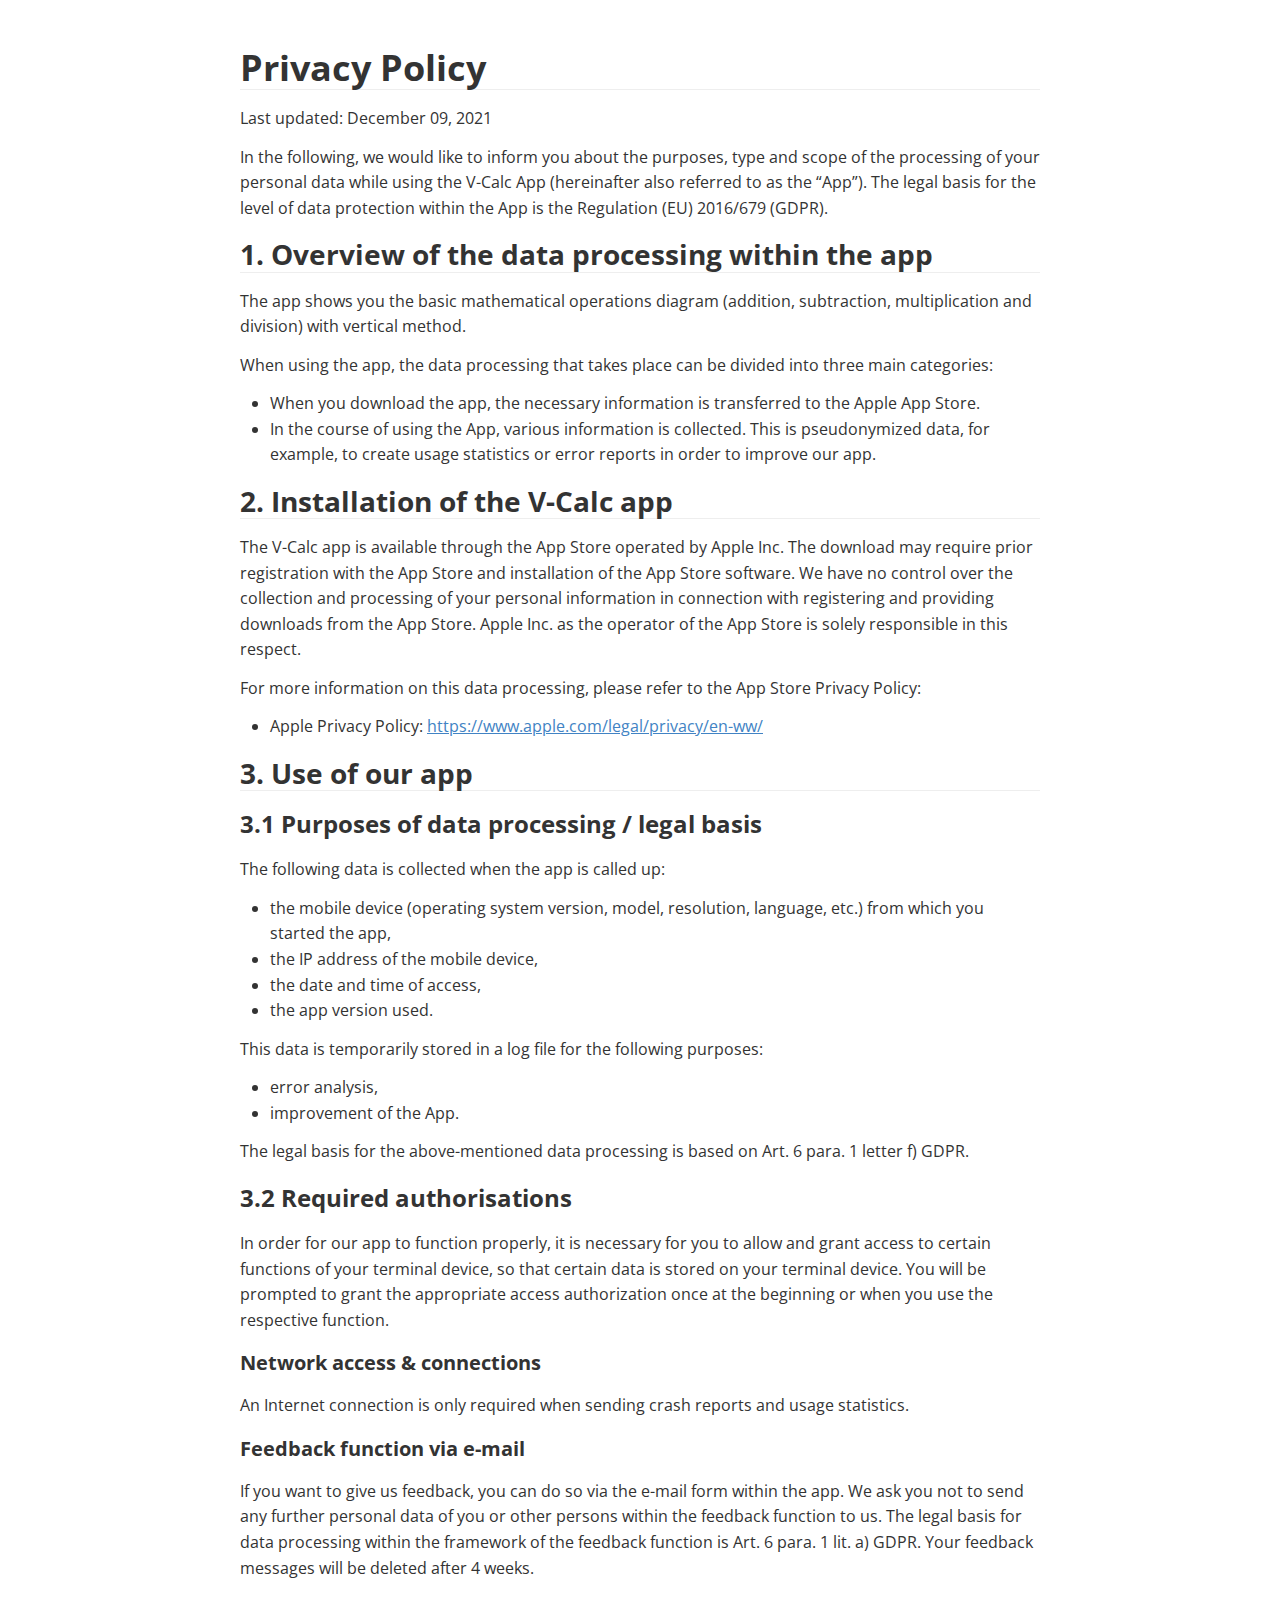
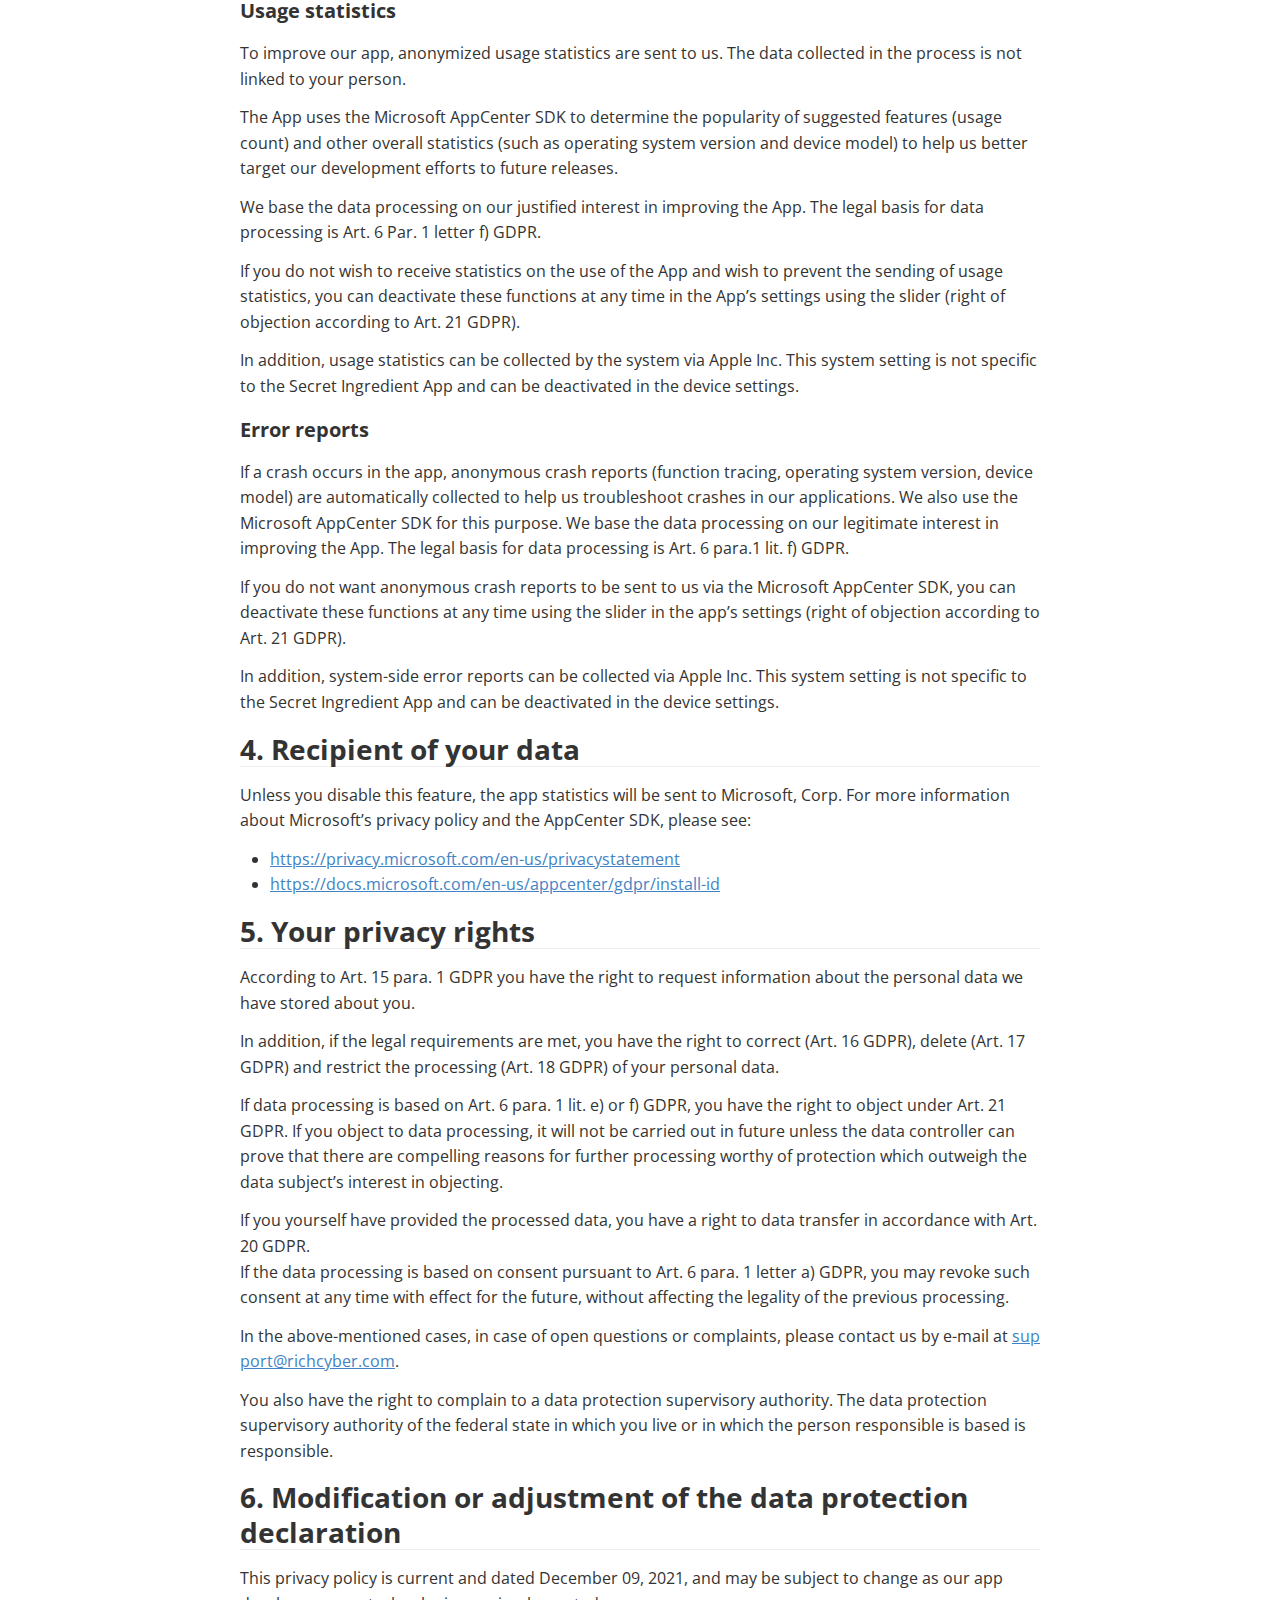
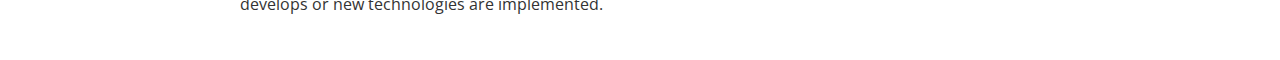
<file: legal/privacy-policy-en.html>
<!doctype html>
<html>
<head>
<meta charset='UTF-8'><meta name='viewport' content='width=device-width initial-scale=1'>
<title>Privacy Policy</title><link href='https://fonts.loli.net/css?family=Open+Sans:400italic,700italic,700,400&subset=latin,latin-ext' rel='stylesheet' type='text/css' /><style type='text/css'>html {overflow-x: initial !important;}:root { --bg-color:#ffffff; --text-color:#333333; --select-text-bg-color:#B5D6FC; --select-text-font-color:auto; --monospace:"Lucida Console",Consolas,"Courier",monospace; }
html { font-size: 14px; background-color: var(--bg-color); color: var(--text-color); font-family: "Helvetica Neue", Helvetica, Arial, sans-serif; -webkit-font-smoothing: antialiased; }
body { margin: 0px; padding: 0px; height: auto; bottom: 0px; top: 0px; left: 0px; right: 0px; font-size: 1rem; line-height: 1.42857; overflow-x: hidden; background: inherit; tab-size: 4; }
iframe { margin: auto; }
a.url { word-break: break-all; }
a:active, a:hover { outline: 0px; }
.in-text-selection, ::selection { text-shadow: none; background: var(--select-text-bg-color); color: var(--select-text-font-color); }
#write { margin: 0px auto; height: auto; width: inherit; word-break: normal; overflow-wrap: break-word; position: relative; white-space: normal; overflow-x: visible; padding-top: 40px; }
#write.first-line-indent p { text-indent: 2em; }
#write.first-line-indent li p, #write.first-line-indent p * { text-indent: 0px; }
#write.first-line-indent li { margin-left: 2em; }
.for-image #write { padding-left: 8px; padding-right: 8px; }
body.typora-export { padding-left: 30px; padding-right: 30px; }
.typora-export .footnote-line, .typora-export li, .typora-export p { white-space: pre-wrap; }
.typora-export .task-list-item input { pointer-events: none; }
@media screen and (max-width: 500px) {
  body.typora-export { padding-left: 0px; padding-right: 0px; }
  #write { padding-left: 20px; padding-right: 20px; }
  .CodeMirror-sizer { margin-left: 0px !important; }
  .CodeMirror-gutters { display: none !important; }
}
#write li > figure:last-child { margin-bottom: 0.5rem; }
#write ol, #write ul { position: relative; }
img { max-width: 100%; vertical-align: middle; image-orientation: from-image; }
button, input, select, textarea { color: inherit; font: inherit; }
input[type="checkbox"], input[type="radio"] { line-height: normal; padding: 0px; }
*, ::after, ::before { box-sizing: border-box; }
#write h1, #write h2, #write h3, #write h4, #write h5, #write h6, #write p, #write pre { width: inherit; }
#write h1, #write h2, #write h3, #write h4, #write h5, #write h6, #write p { position: relative; }
p { line-height: inherit; }
h1, h2, h3, h4, h5, h6 { break-after: avoid-page; break-inside: avoid; orphans: 4; }
p { orphans: 4; }
h1 { font-size: 2rem; }
h2 { font-size: 1.8rem; }
h3 { font-size: 1.6rem; }
h4 { font-size: 1.4rem; }
h5 { font-size: 1.2rem; }
h6 { font-size: 1rem; }
.md-math-block, .md-rawblock, h1, h2, h3, h4, h5, h6, p { margin-top: 1rem; margin-bottom: 1rem; }
.hidden { display: none; }
.md-blockmeta { color: rgb(204, 204, 204); font-weight: 700; font-style: italic; }
a { cursor: pointer; }
sup.md-footnote { padding: 2px 4px; background-color: rgba(238, 238, 238, 0.7); color: rgb(85, 85, 85); border-radius: 4px; cursor: pointer; }
sup.md-footnote a, sup.md-footnote a:hover { color: inherit; text-transform: inherit; text-decoration: inherit; }
#write input[type="checkbox"] { cursor: pointer; width: inherit; height: inherit; }
figure { overflow-x: auto; margin: 1.2em 0px; max-width: calc(100% + 16px); padding: 0px; }
figure > table { margin: 0px; }
tr { break-inside: avoid; break-after: auto; }
thead { display: table-header-group; }
table { border-collapse: collapse; border-spacing: 0px; width: 100%; overflow: auto; break-inside: auto; text-align: left; }
table.md-table td { min-width: 32px; }
.CodeMirror-gutters { border-right: 0px; background-color: inherit; }
.CodeMirror-linenumber { user-select: none; }
.CodeMirror { text-align: left; }
.CodeMirror-placeholder { opacity: 0.3; }
.CodeMirror pre { padding: 0px 4px; }
.CodeMirror-lines { padding: 0px; }
div.hr:focus { cursor: none; }
#write pre { white-space: pre-wrap; }
#write.fences-no-line-wrapping pre { white-space: pre; }
#write pre.ty-contain-cm { white-space: normal; }
.CodeMirror-gutters { margin-right: 4px; }
.md-fences { font-size: 0.9rem; display: block; break-inside: avoid; text-align: left; overflow: visible; white-space: pre; background: inherit; position: relative !important; }
.md-diagram-panel { width: 100%; margin-top: 10px; text-align: center; padding-top: 0px; padding-bottom: 8px; overflow-x: auto; }
#write .md-fences.mock-cm { white-space: pre-wrap; }
.md-fences.md-fences-with-lineno { padding-left: 0px; }
#write.fences-no-line-wrapping .md-fences.mock-cm { white-space: pre; overflow-x: auto; }
.md-fences.mock-cm.md-fences-with-lineno { padding-left: 8px; }
.CodeMirror-line, twitterwidget { break-inside: avoid; }
.footnotes { opacity: 0.8; font-size: 0.9rem; margin-top: 1em; margin-bottom: 1em; }
.footnotes + .footnotes { margin-top: 0px; }
.md-reset { margin: 0px; padding: 0px; border: 0px; outline: 0px; vertical-align: top; background: 0px 0px; text-decoration: none; text-shadow: none; float: none; position: static; width: auto; height: auto; white-space: nowrap; cursor: inherit; -webkit-tap-highlight-color: transparent; line-height: normal; font-weight: 400; text-align: left; box-sizing: content-box; direction: ltr; }
li div { padding-top: 0px; }
blockquote { margin: 1rem 0px; }
li .mathjax-block, li p { margin: 0.5rem 0px; }
li { margin: 0px; position: relative; }
blockquote > :last-child { margin-bottom: 0px; }
blockquote > :first-child, li > :first-child { margin-top: 0px; }
.footnotes-area { color: rgb(136, 136, 136); margin-top: 0.714rem; padding-bottom: 0.143rem; white-space: normal; }
#write .footnote-line { white-space: pre-wrap; }
@media print {
  body, html { border: 1px solid transparent; height: 99%; break-after: avoid; break-before: avoid; font-variant-ligatures: no-common-ligatures; }
  #write { margin-top: 0px; padding-top: 0px; border-color: transparent !important; }
  .typora-export * { -webkit-print-color-adjust: exact; }
  html.blink-to-pdf { font-size: 13px; }
  .typora-export #write { break-after: avoid; }
  .typora-export #write::after { height: 0px; }
  .is-mac table { break-inside: avoid; }
}
.footnote-line { margin-top: 0.714em; font-size: 0.7em; }
a img, img a { cursor: pointer; }
pre.md-meta-block { font-size: 0.8rem; min-height: 0.8rem; white-space: pre-wrap; background: rgb(204, 204, 204); display: block; overflow-x: hidden; }
p > .md-image:only-child:not(.md-img-error) img, p > img:only-child { display: block; margin: auto; }
#write.first-line-indent p > .md-image:only-child:not(.md-img-error) img { left: -2em; position: relative; }
p > .md-image:only-child { display: inline-block; width: 100%; }
#write .MathJax_Display { margin: 0.8em 0px 0px; }
.md-math-block { width: 100%; }
.md-math-block:not(:empty)::after { display: none; }
[contenteditable="true"]:active, [contenteditable="true"]:focus, [contenteditable="false"]:active, [contenteditable="false"]:focus { outline: 0px; box-shadow: none; }
.md-task-list-item { position: relative; list-style-type: none; }
.task-list-item.md-task-list-item { padding-left: 0px; }
.md-task-list-item > input { position: absolute; top: 0px; left: 0px; margin-left: -1.2em; margin-top: calc(1em - 10px); border: none; }
.math { font-size: 1rem; }
.md-toc { min-height: 3.58rem; position: relative; font-size: 0.9rem; border-radius: 10px; }
.md-toc-content { position: relative; margin-left: 0px; }
.md-toc-content::after, .md-toc::after { display: none; }
.md-toc-item { display: block; color: rgb(65, 131, 196); }
.md-toc-item a { text-decoration: none; }
.md-toc-inner:hover { text-decoration: underline; }
.md-toc-inner { display: inline-block; cursor: pointer; }
.md-toc-h1 .md-toc-inner { margin-left: 0px; font-weight: 700; }
.md-toc-h2 .md-toc-inner { margin-left: 2em; }
.md-toc-h3 .md-toc-inner { margin-left: 4em; }
.md-toc-h4 .md-toc-inner { margin-left: 6em; }
.md-toc-h5 .md-toc-inner { margin-left: 8em; }
.md-toc-h6 .md-toc-inner { margin-left: 10em; }
@media screen and (max-width: 48em) {
  .md-toc-h3 .md-toc-inner { margin-left: 3.5em; }
  .md-toc-h4 .md-toc-inner { margin-left: 5em; }
  .md-toc-h5 .md-toc-inner { margin-left: 6.5em; }
  .md-toc-h6 .md-toc-inner { margin-left: 8em; }
}
a.md-toc-inner { font-size: inherit; font-style: inherit; font-weight: inherit; line-height: inherit; }
.footnote-line a:not(.reversefootnote) { color: inherit; }
.md-attr { display: none; }
.md-fn-count::after { content: "."; }
code, pre, samp, tt { font-family: var(--monospace); }
kbd { margin: 0px 0.1em; padding: 0.1em 0.6em; font-size: 0.8em; color: rgb(36, 39, 41); background: rgb(255, 255, 255); border: 1px solid rgb(173, 179, 185); border-radius: 3px; box-shadow: rgba(12, 13, 14, 0.2) 0px 1px 0px, rgb(255, 255, 255) 0px 0px 0px 2px inset; white-space: nowrap; vertical-align: middle; }
.md-comment { color: rgb(162, 127, 3); opacity: 0.8; font-family: var(--monospace); }
code { text-align: left; vertical-align: initial; }
a.md-print-anchor { white-space: pre !important; border-width: initial !important; border-style: none !important; border-color: initial !important; display: inline-block !important; position: absolute !important; width: 1px !important; right: 0px !important; outline: 0px !important; background: 0px 0px !important; text-decoration: initial !important; text-shadow: initial !important; }
.md-inline-math .MathJax_SVG .noError { display: none !important; }
.html-for-mac .inline-math-svg .MathJax_SVG { vertical-align: 0.2px; }
.md-math-block .MathJax_SVG_Display { text-align: center; margin: 0px; position: relative; text-indent: 0px; max-width: none; max-height: none; min-height: 0px; min-width: 100%; width: auto; overflow-y: hidden; display: block !important; }
.MathJax_SVG_Display, .md-inline-math .MathJax_SVG_Display { width: auto; margin: inherit; display: inline-block !important; }
.MathJax_SVG .MJX-monospace { font-family: var(--monospace); }
.MathJax_SVG .MJX-sans-serif { font-family: sans-serif; }
.MathJax_SVG { display: inline; font-style: normal; font-weight: 400; line-height: normal; zoom: 90%; text-indent: 0px; text-align: left; text-transform: none; letter-spacing: normal; word-spacing: normal; overflow-wrap: normal; white-space: nowrap; float: none; direction: ltr; max-width: none; max-height: none; min-width: 0px; min-height: 0px; border: 0px; padding: 0px; margin: 0px; }
.MathJax_SVG * { transition: none 0s ease 0s; }
.MathJax_SVG_Display svg { vertical-align: middle !important; margin-bottom: 0px !important; margin-top: 0px !important; }
.os-windows.monocolor-emoji .md-emoji { font-family: "Segoe UI Symbol", sans-serif; }
.md-diagram-panel > svg { max-width: 100%; }
[lang="flow"] svg, [lang="mermaid"] svg { max-width: 100%; height: auto; }
[lang="mermaid"] .node text { font-size: 1rem; }
table tr th { border-bottom: 0px; }
video { max-width: 100%; display: block; margin: 0px auto; }
iframe { max-width: 100%; width: 100%; border: none; }
.highlight td, .highlight tr { border: 0px; }
svg[id^="mermaidChart"] { line-height: 1em; }
mark { background: rgb(255, 255, 0); color: rgb(0, 0, 0); }
.md-html-inline .md-plain, .md-html-inline strong, mark .md-inline-math, mark strong { color: inherit; }
mark .md-meta { color: rgb(0, 0, 0); opacity: 0.3 !important; }
@media print {
  .typora-export h1, .typora-export h2, .typora-export h3, .typora-export h4, .typora-export h5, .typora-export h6 { break-inside: avoid; }
}


:root {
    --side-bar-bg-color: #fafafa;
    --control-text-color: #777;
}

@include-when-export url(https://fonts.loli.net/css?family=Open+Sans:400italic,700italic,700,400&subset=latin,latin-ext);

/* open-sans-regular - latin-ext_latin */
  /* open-sans-italic - latin-ext_latin */
    /* open-sans-700 - latin-ext_latin */
    /* open-sans-700italic - latin-ext_latin */
  html {
    font-size: 16px;
}

body {
    font-family: "Open Sans","Clear Sans", "Helvetica Neue", Helvetica, Arial, sans-serif;
    color: rgb(51, 51, 51);
    line-height: 1.6;
}

#write {
    max-width: 860px;
  	margin: 0 auto;
  	padding: 30px;
}

@media only screen and (min-width: 1400px) {
	#write {
		max-width: 1024px;
	}
}

@media only screen and (min-width: 1800px) {
	#write {
		max-width: 1200px;
	}
}

#write > ul:first-child,
#write > ol:first-child{
    margin-top: 30px;
}

a {
    color: #4183C4;
}
h1,
h2,
h3,
h4,
h5,
h6 {
    position: relative;
    margin-top: 1rem;
    margin-bottom: 1rem;
    font-weight: bold;
    line-height: 1.4;
    cursor: text;
}
h1:hover a.anchor,
h2:hover a.anchor,
h3:hover a.anchor,
h4:hover a.anchor,
h5:hover a.anchor,
h6:hover a.anchor {
    text-decoration: none;
}
h1 tt,
h1 code {
    font-size: inherit;
}
h2 tt,
h2 code {
    font-size: inherit;
}
h3 tt,
h3 code {
    font-size: inherit;
}
h4 tt,
h4 code {
    font-size: inherit;
}
h5 tt,
h5 code {
    font-size: inherit;
}
h6 tt,
h6 code {
    font-size: inherit;
}
h1 {
    font-size: 2.25em;
    line-height: 1.2;
    border-bottom: 1px solid #eee;
}
h2 {
    font-size: 1.75em;
    line-height: 1.225;
    border-bottom: 1px solid #eee;
}

/*@media print {
    .typora-export h1,
    .typora-export h2 {
        border-bottom: none;
        padding-bottom: initial;
    }

    .typora-export h1::after,
    .typora-export h2::after {
        content: "";
        display: block;
        height: 100px;
        margin-top: -96px;
        border-top: 1px solid #eee;
    }
}*/

h3 {
    font-size: 1.5em;
    line-height: 1.43;
}
h4 {
    font-size: 1.25em;
}
h5 {
    font-size: 1em;
}
h6 {
   font-size: 1em;
    color: #777;
}
p,
blockquote,
ul,
ol,
dl,
table{
    margin: 0.8em 0;
}
li>ol,
li>ul {
    margin: 0 0;
}
hr {
    height: 2px;
    padding: 0;
    margin: 16px 0;
    background-color: #e7e7e7;
    border: 0 none;
    overflow: hidden;
    box-sizing: content-box;
}

li p.first {
    display: inline-block;
}
ul,
ol {
    padding-left: 30px;
}
ul:first-child,
ol:first-child {
    margin-top: 0;
}
ul:last-child,
ol:last-child {
    margin-bottom: 0;
}
blockquote {
    border-left: 4px solid #dfe2e5;
    padding: 0 15px;
    color: #777777;
}
blockquote blockquote {
    padding-right: 0;
}
table {
    padding: 0;
    word-break: initial;
}
table tr {
    border-top: 1px solid #dfe2e5;
    margin: 0;
    padding: 0;
}
table tr:nth-child(2n),
thead {
    background-color: #f8f8f8;
}
table tr th {
    font-weight: bold;
    border: 1px solid #dfe2e5;
    border-bottom: 0;
    margin: 0;
    padding: 6px 13px;
}
table tr td {
    border: 1px solid #dfe2e5;
    margin: 0;
    padding: 6px 13px;
}
table tr th:first-child,
table tr td:first-child {
    margin-top: 0;
}
table tr th:last-child,
table tr td:last-child {
    margin-bottom: 0;
}

.CodeMirror-lines {
    padding-left: 4px;
}

.code-tooltip {
    box-shadow: 0 1px 1px 0 rgba(0,28,36,.3);
    border-top: 1px solid #eef2f2;
}

.md-fences,
code,
tt {
    border: 1px solid #e7eaed;
    background-color: #f8f8f8;
    border-radius: 3px;
    padding: 0;
    padding: 2px 4px 0px 4px;
    font-size: 0.9em;
}

code {
    background-color: #f3f4f4;
    padding: 0 2px 0 2px;
}

.md-fences {
    margin-bottom: 15px;
    margin-top: 15px;
    padding-top: 8px;
    padding-bottom: 6px;
}


.md-task-list-item > input {
  margin-left: -1.3em;
}

@media print {
    html {
        font-size: 13px;
    }
    table,
    pre {
        page-break-inside: avoid;
    }
    pre {
        word-wrap: break-word;
    }
}

.md-fences {
	background-color: #f8f8f8;
}
#write pre.md-meta-block {
	padding: 1rem;
    font-size: 85%;
    line-height: 1.45;
    background-color: #f7f7f7;
    border: 0;
    border-radius: 3px;
    color: #777777;
    margin-top: 0 !important;
}

.mathjax-block>.code-tooltip {
	bottom: .375rem;
}

.md-mathjax-midline {
    background: #fafafa;
}

#write>h3.md-focus:before{
	left: -1.5625rem;
	top: .375rem;
}
#write>h4.md-focus:before{
	left: -1.5625rem;
	top: .285714286rem;
}
#write>h5.md-focus:before{
	left: -1.5625rem;
	top: .285714286rem;
}
#write>h6.md-focus:before{
	left: -1.5625rem;
	top: .285714286rem;
}
.md-image>.md-meta {
    /*border: 1px solid #ddd;*/
    border-radius: 3px;
    padding: 2px 0px 0px 4px;
    font-size: 0.9em;
    color: inherit;
}

.md-tag {
    color: #a7a7a7;
    opacity: 1;
}

.md-toc { 
    margin-top:20px;
    padding-bottom:20px;
}

.sidebar-tabs {
    border-bottom: none;
}

#typora-quick-open {
    border: 1px solid #ddd;
    background-color: #f8f8f8;
}

#typora-quick-open-item {
    background-color: #FAFAFA;
    border-color: #FEFEFE #e5e5e5 #e5e5e5 #eee;
    border-style: solid;
    border-width: 1px;
}

/** focus mode */
.on-focus-mode blockquote {
    border-left-color: rgba(85, 85, 85, 0.12);
}

header, .context-menu, .megamenu-content, footer{
    font-family: "Segoe UI", "Arial", sans-serif;
}

.file-node-content:hover .file-node-icon,
.file-node-content:hover .file-node-open-state{
    visibility: visible;
}

.mac-seamless-mode #typora-sidebar {
    background-color: #fafafa;
    background-color: var(--side-bar-bg-color);
}

.md-lang {
    color: #b4654d;
}

.html-for-mac .context-menu {
    --item-hover-bg-color: #E6F0FE;
}

#md-notification .btn {
    border: 0;
}

.dropdown-menu .divider {
    border-color: #e5e5e5;
}

.ty-preferences .window-content {
    background-color: #fafafa;
}

.ty-preferences .nav-group-item.active {
    color: white;
    background: #999;
}


</style>
</head>
<body class='typora-export os-windows'>
<div id='write'  class=''><h1><a name="privacy-policy" class="md-header-anchor"></a><span>Privacy Policy</span></h1><p><span>Last updated: December 09, 2021</span></p><p><span>In the following, we would like to inform you about the purposes, type and scope of the processing of your personal data while using the V-Calc App (hereinafter also referred to as the “App”). The legal basis for the level of data protection within the App is the Regulation (EU) 2016/679 (GDPR).</span></p><h2><a name="1-overview-of-the-data-processing-within-the-app" class="md-header-anchor"></a><span>1. Overview of the data processing within the app</span></h2><p><span>The app shows you the basic mathematical operations diagram (addition, subtraction, multiplication and division) with vertical method.</span></p><p><span>When using the app, the data processing that takes place can be divided into three main categories:</span></p><ul><li><span>When you download the app, the necessary information is transferred to the Apple App Store.</span></li><li><span>In the course of using the App, various information is collected. This is pseudonymized data, for example, to create usage statistics or error reports in order to improve our app.</span></li></ul><h2><a name="2-installation-of-the-v-calc-app" class="md-header-anchor"></a><span>2. Installation of the V-Calc app</span></h2><p><span>The V-Calc app is available through the App Store operated by Apple Inc. The download may require prior registration with the App Store and installation of the App Store software. We have no control over the collection and processing of your personal information in connection with registering and providing downloads from the App Store. Apple Inc. as the operator of the App Store is solely responsible in this respect.</span></p><p><span>For more information on this data processing, please refer to the App Store Privacy Policy:</span></p><ul><li><span>Apple Privacy Policy: </span><a href='https://www.apple.com/legal/privacy/en-ww/' target='_blank' class='url'>https://www.apple.com/legal/privacy/en-ww/</a></li></ul><h2><a name="3-use-of-our-app" class="md-header-anchor"></a><span>3. Use of our app</span></h2><h3><a name="31-purposes-of-data-processing--legal-basis" class="md-header-anchor"></a><span>3.1 Purposes of data processing / legal basis</span></h3><p><span>The following data is collected when the app is called up:</span></p><ul><li><span>the mobile device (operating system version, model, resolution, language, etc.) from which you started the app,</span></li><li><span>the IP address of the mobile device,</span></li><li><span>the date and time of access,</span></li><li><span>the app version used.</span></li></ul><p><span>This data is temporarily stored in a log file for the following purposes:</span></p><ul><li><span>error analysis,</span></li><li><span>improvement of the App.</span></li></ul><p><span>The legal basis for the above-mentioned data processing is based on Art. 6 para. 1 letter f) GDPR.</span></p><h3><a name="32-required-authorisations" class="md-header-anchor"></a><span>3.2 Required authorisations</span></h3><p><span>In order for our app to function properly, it is necessary for you to allow and grant access to certain functions of your terminal device, so that certain data is stored on your terminal device. You will be prompted to grant the appropriate access authorization once at the beginning or when you use the respective function.</span></p><h4><a name="network-access--connections" class="md-header-anchor"></a><span>Network access &amp; connections</span></h4><p><span>An Internet connection is only required when sending crash reports and usage statistics.</span></p><h4><a name="feedback-function-via-e-mail" class="md-header-anchor"></a><span>Feedback function via e-mail</span></h4><p><span>If you want to give us feedback, you can do so via the e-mail form within the app. We ask you not to send any further personal data of you or other persons within the feedback function to us. The legal basis for data processing within the framework of the feedback function is Art. 6 para. 1 lit. a) GDPR. Your feedback messages will be deleted after 4 weeks.</span></p><h4><a name="usage-statistics" class="md-header-anchor"></a><span>Usage statistics</span></h4><p><span>To improve our app, anonymized usage statistics are sent to us. The data collected in the process is not linked to your person.</span></p><p><span>The App uses the Microsoft AppCenter SDK to determine the popularity of suggested features (usage count) and other overall statistics (such as operating system version and device model) to help us better target our development efforts to future releases.</span></p><p><span>We base the data processing on our justified interest in improving the App. The legal basis for data processing is Art. 6 Par. 1 letter f) GDPR.</span></p><p><span>If you do not wish to receive statistics on the use of the App and wish to prevent the sending of usage statistics, you can deactivate these functions at any time in the App’s settings using the slider (right of objection according to Art. 21 GDPR).</span></p><p><span>In addition, usage statistics can be collected by the system via Apple Inc. This system setting is not specific to the Secret Ingredient App and can be deactivated in the device settings.</span></p><h4><a name="error-reports" class="md-header-anchor"></a><span>Error reports</span></h4><p><span>If a crash occurs in the app, anonymous crash reports (function tracing, operating system version, device model) are automatically collected to help us troubleshoot crashes in our applications. We also use the Microsoft AppCenter SDK for this purpose. We base the data processing on our legitimate interest in improving the App. The legal basis for data processing is Art. 6 para.1 lit. f) GDPR.</span></p><p><span>If you do not want anonymous crash reports to be sent to us via the Microsoft AppCenter SDK, you can deactivate these functions at any time using the slider in the app’s settings (right of objection according to Art. 21 GDPR).</span></p><p><span>In addition, system-side error reports can be collected via Apple Inc. This system setting is not specific to the Secret Ingredient App and can be deactivated in the device settings.</span></p><h2><a name="4-recipient-of-your-data" class="md-header-anchor"></a><span>4. Recipient of your data</span></h2><p><span>Unless you disable this feature, the app statistics will be sent to Microsoft, Corp. For more information about Microsoft’s privacy policy and the AppCenter SDK, please see:</span></p><ul><li><a href='https://privacy.microsoft.com/en-us/privacystatement' target='_blank' class='url'>https://privacy.microsoft.com/en-us/privacystatement</a></li><li><a href='https://docs.microsoft.com/en-us/appcenter/gdpr/install-id' target='_blank' class='url'>https://docs.microsoft.com/en-us/appcenter/gdpr/install-id</a></li></ul><h2><a name="5-your-privacy-rights" class="md-header-anchor"></a><span>5. Your privacy rights</span></h2><p><span>According to Art. 15 para. 1 GDPR you have the right to request information about the personal data we have stored about you.</span></p><p><span>In addition, if the legal requirements are met, you have the right to correct (Art. 16 GDPR), delete (Art. 17 GDPR) and restrict the processing (Art. 18 GDPR) of your personal data.</span></p><p><span>If data processing is based on Art. 6 para. 1 lit. e) or f) GDPR, you have the right to object under Art. 21 GDPR. If you object to data processing, it will not be carried out in future unless the data controller can prove that there are compelling reasons for further processing worthy of protection which outweigh the data subject’s interest in objecting.</span></p><p><span>If you yourself have provided the processed data, you have a right to data transfer in accordance with Art. 20 GDPR.</span>
<span>If the data processing is based on consent pursuant to Art. 6 para. 1 letter a) GDPR, you may revoke such consent at any time with effect for the future, without affecting the legality of the previous processing.</span></p><p><span>In the above-mentioned cases, in case of open questions or complaints, please contact us by e-mail at </span><a href='mailto:support@richcyber.com' target='_blank' class='url'>support@richcyber.com</a><span>.</span></p><p><span>You also have the right to complain to a data protection supervisory authority. The data protection supervisory authority of the federal state in which you live or in which the person responsible is based is responsible.</span></p><h2><a name="6-modification-or-adjustment-of-the-data-protection-declaration" class="md-header-anchor"></a><span>6. Modification or adjustment of the data protection declaration</span></h2><p><span>This privacy policy is current and dated December 09, 2021, and may be subject to change as our app develops or new technologies are implemented.</span></p></div>
</body>
</html>
</file>
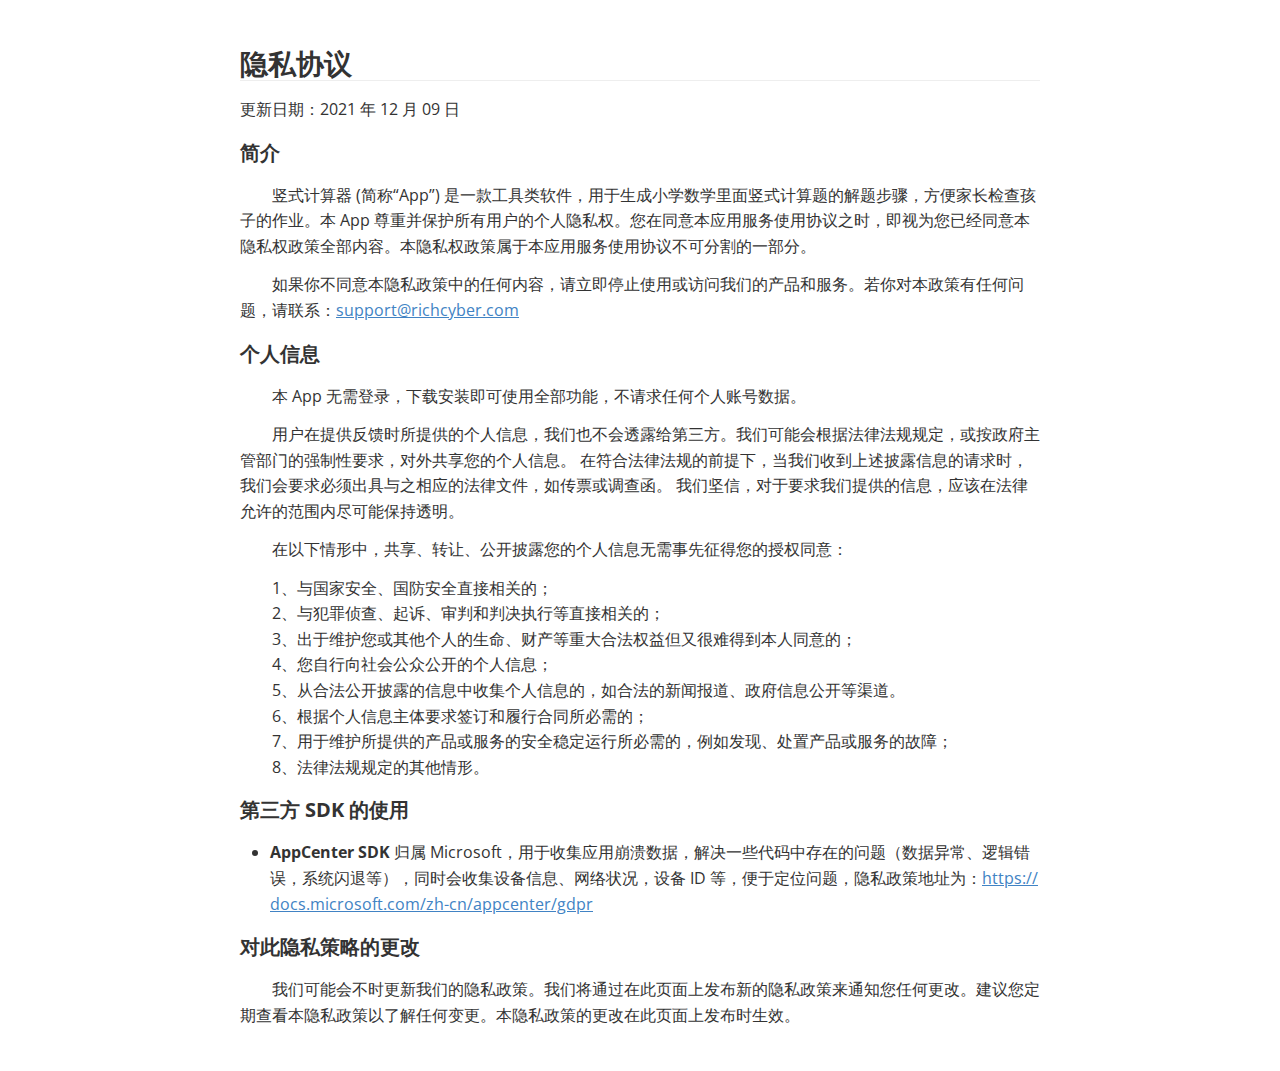
<file: legal/privacy-policy-zh_CN.html>
<!doctype html>
<html>
<head>
<meta charset='UTF-8'><meta name='viewport' content='width=device-width initial-scale=1'>
<title>隐私协议</title><link href='https://fonts.loli.net/css?family=Open+Sans:400italic,700italic,700,400&subset=latin,latin-ext' rel='stylesheet' type='text/css' /><style type='text/css'>html {overflow-x: initial !important;}:root { --bg-color:#ffffff; --text-color:#333333; --select-text-bg-color:#B5D6FC; --select-text-font-color:auto; --monospace:"Lucida Console",Consolas,"Courier",monospace; }
html { font-size: 14px; background-color: var(--bg-color); color: var(--text-color); font-family: "Helvetica Neue", Helvetica, Arial, sans-serif; -webkit-font-smoothing: antialiased; }
body { margin: 0px; padding: 0px; height: auto; bottom: 0px; top: 0px; left: 0px; right: 0px; font-size: 1rem; line-height: 1.42857; overflow-x: hidden; background: inherit; tab-size: 4; }
iframe { margin: auto; }
a.url { word-break: break-all; }
a:active, a:hover { outline: 0px; }
.in-text-selection, ::selection { text-shadow: none; background: var(--select-text-bg-color); color: var(--select-text-font-color); }
#write { margin: 0px auto; height: auto; width: inherit; word-break: normal; overflow-wrap: break-word; position: relative; white-space: normal; overflow-x: visible; padding-top: 40px; }
#write.first-line-indent p { text-indent: 2em; }
#write.first-line-indent li p, #write.first-line-indent p * { text-indent: 0px; }
#write.first-line-indent li { margin-left: 2em; }
.for-image #write { padding-left: 8px; padding-right: 8px; }
body.typora-export { padding-left: 30px; padding-right: 30px; }
.typora-export .footnote-line, .typora-export li, .typora-export p { white-space: pre-wrap; }
.typora-export .task-list-item input { pointer-events: none; }
@media screen and (max-width: 500px) {
  body.typora-export { padding-left: 0px; padding-right: 0px; }
  #write { padding-left: 20px; padding-right: 20px; }
  .CodeMirror-sizer { margin-left: 0px !important; }
  .CodeMirror-gutters { display: none !important; }
}
#write li > figure:last-child { margin-bottom: 0.5rem; }
#write ol, #write ul { position: relative; }
img { max-width: 100%; vertical-align: middle; image-orientation: from-image; }
button, input, select, textarea { color: inherit; font: inherit; }
input[type="checkbox"], input[type="radio"] { line-height: normal; padding: 0px; }
*, ::after, ::before { box-sizing: border-box; }
#write h1, #write h2, #write h3, #write h4, #write h5, #write h6, #write p, #write pre { width: inherit; }
#write h1, #write h2, #write h3, #write h4, #write h5, #write h6, #write p { position: relative; }
p { line-height: inherit; }
h1, h2, h3, h4, h5, h6 { break-after: avoid-page; break-inside: avoid; orphans: 4; }
p { orphans: 4; }
h1 { font-size: 2rem; }
h2 { font-size: 1.8rem; }
h3 { font-size: 1.6rem; }
h4 { font-size: 1.4rem; }
h5 { font-size: 1.2rem; }
h6 { font-size: 1rem; }
.md-math-block, .md-rawblock, h1, h2, h3, h4, h5, h6, p { margin-top: 1rem; margin-bottom: 1rem; }
.hidden { display: none; }
.md-blockmeta { color: rgb(204, 204, 204); font-weight: 700; font-style: italic; }
a { cursor: pointer; }
sup.md-footnote { padding: 2px 4px; background-color: rgba(238, 238, 238, 0.7); color: rgb(85, 85, 85); border-radius: 4px; cursor: pointer; }
sup.md-footnote a, sup.md-footnote a:hover { color: inherit; text-transform: inherit; text-decoration: inherit; }
#write input[type="checkbox"] { cursor: pointer; width: inherit; height: inherit; }
figure { overflow-x: auto; margin: 1.2em 0px; max-width: calc(100% + 16px); padding: 0px; }
figure > table { margin: 0px; }
tr { break-inside: avoid; break-after: auto; }
thead { display: table-header-group; }
table { border-collapse: collapse; border-spacing: 0px; width: 100%; overflow: auto; break-inside: auto; text-align: left; }
table.md-table td { min-width: 32px; }
.CodeMirror-gutters { border-right: 0px; background-color: inherit; }
.CodeMirror-linenumber { user-select: none; }
.CodeMirror { text-align: left; }
.CodeMirror-placeholder { opacity: 0.3; }
.CodeMirror pre { padding: 0px 4px; }
.CodeMirror-lines { padding: 0px; }
div.hr:focus { cursor: none; }
#write pre { white-space: pre-wrap; }
#write.fences-no-line-wrapping pre { white-space: pre; }
#write pre.ty-contain-cm { white-space: normal; }
.CodeMirror-gutters { margin-right: 4px; }
.md-fences { font-size: 0.9rem; display: block; break-inside: avoid; text-align: left; overflow: visible; white-space: pre; background: inherit; position: relative !important; }
.md-diagram-panel { width: 100%; margin-top: 10px; text-align: center; padding-top: 0px; padding-bottom: 8px; overflow-x: auto; }
#write .md-fences.mock-cm { white-space: pre-wrap; }
.md-fences.md-fences-with-lineno { padding-left: 0px; }
#write.fences-no-line-wrapping .md-fences.mock-cm { white-space: pre; overflow-x: auto; }
.md-fences.mock-cm.md-fences-with-lineno { padding-left: 8px; }
.CodeMirror-line, twitterwidget { break-inside: avoid; }
.footnotes { opacity: 0.8; font-size: 0.9rem; margin-top: 1em; margin-bottom: 1em; }
.footnotes + .footnotes { margin-top: 0px; }
.md-reset { margin: 0px; padding: 0px; border: 0px; outline: 0px; vertical-align: top; background: 0px 0px; text-decoration: none; text-shadow: none; float: none; position: static; width: auto; height: auto; white-space: nowrap; cursor: inherit; -webkit-tap-highlight-color: transparent; line-height: normal; font-weight: 400; text-align: left; box-sizing: content-box; direction: ltr; }
li div { padding-top: 0px; }
blockquote { margin: 1rem 0px; }
li .mathjax-block, li p { margin: 0.5rem 0px; }
li { margin: 0px; position: relative; }
blockquote > :last-child { margin-bottom: 0px; }
blockquote > :first-child, li > :first-child { margin-top: 0px; }
.footnotes-area { color: rgb(136, 136, 136); margin-top: 0.714rem; padding-bottom: 0.143rem; white-space: normal; }
#write .footnote-line { white-space: pre-wrap; }
@media print {
  body, html { border: 1px solid transparent; height: 99%; break-after: avoid; break-before: avoid; font-variant-ligatures: no-common-ligatures; }
  #write { margin-top: 0px; padding-top: 0px; border-color: transparent !important; }
  .typora-export * { -webkit-print-color-adjust: exact; }
  html.blink-to-pdf { font-size: 13px; }
  .typora-export #write { break-after: avoid; }
  .typora-export #write::after { height: 0px; }
  .is-mac table { break-inside: avoid; }
}
.footnote-line { margin-top: 0.714em; font-size: 0.7em; }
a img, img a { cursor: pointer; }
pre.md-meta-block { font-size: 0.8rem; min-height: 0.8rem; white-space: pre-wrap; background: rgb(204, 204, 204); display: block; overflow-x: hidden; }
p > .md-image:only-child:not(.md-img-error) img, p > img:only-child { display: block; margin: auto; }
#write.first-line-indent p > .md-image:only-child:not(.md-img-error) img { left: -2em; position: relative; }
p > .md-image:only-child { display: inline-block; width: 100%; }
#write .MathJax_Display { margin: 0.8em 0px 0px; }
.md-math-block { width: 100%; }
.md-math-block:not(:empty)::after { display: none; }
[contenteditable="true"]:active, [contenteditable="true"]:focus, [contenteditable="false"]:active, [contenteditable="false"]:focus { outline: 0px; box-shadow: none; }
.md-task-list-item { position: relative; list-style-type: none; }
.task-list-item.md-task-list-item { padding-left: 0px; }
.md-task-list-item > input { position: absolute; top: 0px; left: 0px; margin-left: -1.2em; margin-top: calc(1em - 10px); border: none; }
.math { font-size: 1rem; }
.md-toc { min-height: 3.58rem; position: relative; font-size: 0.9rem; border-radius: 10px; }
.md-toc-content { position: relative; margin-left: 0px; }
.md-toc-content::after, .md-toc::after { display: none; }
.md-toc-item { display: block; color: rgb(65, 131, 196); }
.md-toc-item a { text-decoration: none; }
.md-toc-inner:hover { text-decoration: underline; }
.md-toc-inner { display: inline-block; cursor: pointer; }
.md-toc-h1 .md-toc-inner { margin-left: 0px; font-weight: 700; }
.md-toc-h2 .md-toc-inner { margin-left: 2em; }
.md-toc-h3 .md-toc-inner { margin-left: 4em; }
.md-toc-h4 .md-toc-inner { margin-left: 6em; }
.md-toc-h5 .md-toc-inner { margin-left: 8em; }
.md-toc-h6 .md-toc-inner { margin-left: 10em; }
@media screen and (max-width: 48em) {
  .md-toc-h3 .md-toc-inner { margin-left: 3.5em; }
  .md-toc-h4 .md-toc-inner { margin-left: 5em; }
  .md-toc-h5 .md-toc-inner { margin-left: 6.5em; }
  .md-toc-h6 .md-toc-inner { margin-left: 8em; }
}
a.md-toc-inner { font-size: inherit; font-style: inherit; font-weight: inherit; line-height: inherit; }
.footnote-line a:not(.reversefootnote) { color: inherit; }
.md-attr { display: none; }
.md-fn-count::after { content: "."; }
code, pre, samp, tt { font-family: var(--monospace); }
kbd { margin: 0px 0.1em; padding: 0.1em 0.6em; font-size: 0.8em; color: rgb(36, 39, 41); background: rgb(255, 255, 255); border: 1px solid rgb(173, 179, 185); border-radius: 3px; box-shadow: rgba(12, 13, 14, 0.2) 0px 1px 0px, rgb(255, 255, 255) 0px 0px 0px 2px inset; white-space: nowrap; vertical-align: middle; }
.md-comment { color: rgb(162, 127, 3); opacity: 0.8; font-family: var(--monospace); }
code { text-align: left; vertical-align: initial; }
a.md-print-anchor { white-space: pre !important; border-width: initial !important; border-style: none !important; border-color: initial !important; display: inline-block !important; position: absolute !important; width: 1px !important; right: 0px !important; outline: 0px !important; background: 0px 0px !important; text-decoration: initial !important; text-shadow: initial !important; }
.md-inline-math .MathJax_SVG .noError { display: none !important; }
.html-for-mac .inline-math-svg .MathJax_SVG { vertical-align: 0.2px; }
.md-math-block .MathJax_SVG_Display { text-align: center; margin: 0px; position: relative; text-indent: 0px; max-width: none; max-height: none; min-height: 0px; min-width: 100%; width: auto; overflow-y: hidden; display: block !important; }
.MathJax_SVG_Display, .md-inline-math .MathJax_SVG_Display { width: auto; margin: inherit; display: inline-block !important; }
.MathJax_SVG .MJX-monospace { font-family: var(--monospace); }
.MathJax_SVG .MJX-sans-serif { font-family: sans-serif; }
.MathJax_SVG { display: inline; font-style: normal; font-weight: 400; line-height: normal; zoom: 90%; text-indent: 0px; text-align: left; text-transform: none; letter-spacing: normal; word-spacing: normal; overflow-wrap: normal; white-space: nowrap; float: none; direction: ltr; max-width: none; max-height: none; min-width: 0px; min-height: 0px; border: 0px; padding: 0px; margin: 0px; }
.MathJax_SVG * { transition: none 0s ease 0s; }
.MathJax_SVG_Display svg { vertical-align: middle !important; margin-bottom: 0px !important; margin-top: 0px !important; }
.os-windows.monocolor-emoji .md-emoji { font-family: "Segoe UI Symbol", sans-serif; }
.md-diagram-panel > svg { max-width: 100%; }
[lang="flow"] svg, [lang="mermaid"] svg { max-width: 100%; height: auto; }
[lang="mermaid"] .node text { font-size: 1rem; }
table tr th { border-bottom: 0px; }
video { max-width: 100%; display: block; margin: 0px auto; }
iframe { max-width: 100%; width: 100%; border: none; }
.highlight td, .highlight tr { border: 0px; }
svg[id^="mermaidChart"] { line-height: 1em; }
mark { background: rgb(255, 255, 0); color: rgb(0, 0, 0); }
.md-html-inline .md-plain, .md-html-inline strong, mark .md-inline-math, mark strong { color: inherit; }
mark .md-meta { color: rgb(0, 0, 0); opacity: 0.3 !important; }
@media print {
  .typora-export h1, .typora-export h2, .typora-export h3, .typora-export h4, .typora-export h5, .typora-export h6 { break-inside: avoid; }
}


:root {
    --side-bar-bg-color: #fafafa;
    --control-text-color: #777;
}

@include-when-export url(https://fonts.loli.net/css?family=Open+Sans:400italic,700italic,700,400&subset=latin,latin-ext);

/* open-sans-regular - latin-ext_latin */
  /* open-sans-italic - latin-ext_latin */
    /* open-sans-700 - latin-ext_latin */
    /* open-sans-700italic - latin-ext_latin */
  html {
    font-size: 16px;
}

body {
    font-family: "Open Sans","Clear Sans", "Helvetica Neue", Helvetica, Arial, sans-serif;
    color: rgb(51, 51, 51);
    line-height: 1.6;
}

#write {
    max-width: 860px;
  	margin: 0 auto;
  	padding: 30px;
}

@media only screen and (min-width: 1400px) {
	#write {
		max-width: 1024px;
	}
}

@media only screen and (min-width: 1800px) {
	#write {
		max-width: 1200px;
	}
}

#write > ul:first-child,
#write > ol:first-child{
    margin-top: 30px;
}

a {
    color: #4183C4;
}
h1,
h2,
h3,
h4,
h5,
h6 {
    position: relative;
    margin-top: 1rem;
    margin-bottom: 1rem;
    font-weight: bold;
    line-height: 1.4;
    cursor: text;
}
h1:hover a.anchor,
h2:hover a.anchor,
h3:hover a.anchor,
h4:hover a.anchor,
h5:hover a.anchor,
h6:hover a.anchor {
    text-decoration: none;
}
h1 tt,
h1 code {
    font-size: inherit;
}
h2 tt,
h2 code {
    font-size: inherit;
}
h3 tt,
h3 code {
    font-size: inherit;
}
h4 tt,
h4 code {
    font-size: inherit;
}
h5 tt,
h5 code {
    font-size: inherit;
}
h6 tt,
h6 code {
    font-size: inherit;
}
h1 {
    font-size: 2.25em;
    line-height: 1.2;
    border-bottom: 1px solid #eee;
}
h2 {
    font-size: 1.75em;
    line-height: 1.225;
    border-bottom: 1px solid #eee;
}

/*@media print {
    .typora-export h1,
    .typora-export h2 {
        border-bottom: none;
        padding-bottom: initial;
    }

    .typora-export h1::after,
    .typora-export h2::after {
        content: "";
        display: block;
        height: 100px;
        margin-top: -96px;
        border-top: 1px solid #eee;
    }
}*/

h3 {
    font-size: 1.5em;
    line-height: 1.43;
}
h4 {
    font-size: 1.25em;
}
h5 {
    font-size: 1em;
}
h6 {
   font-size: 1em;
    color: #777;
}
p,
blockquote,
ul,
ol,
dl,
table{
    margin: 0.8em 0;
}
li>ol,
li>ul {
    margin: 0 0;
}
hr {
    height: 2px;
    padding: 0;
    margin: 16px 0;
    background-color: #e7e7e7;
    border: 0 none;
    overflow: hidden;
    box-sizing: content-box;
}

li p.first {
    display: inline-block;
}
ul,
ol {
    padding-left: 30px;
}
ul:first-child,
ol:first-child {
    margin-top: 0;
}
ul:last-child,
ol:last-child {
    margin-bottom: 0;
}
blockquote {
    border-left: 4px solid #dfe2e5;
    padding: 0 15px;
    color: #777777;
}
blockquote blockquote {
    padding-right: 0;
}
table {
    padding: 0;
    word-break: initial;
}
table tr {
    border-top: 1px solid #dfe2e5;
    margin: 0;
    padding: 0;
}
table tr:nth-child(2n),
thead {
    background-color: #f8f8f8;
}
table tr th {
    font-weight: bold;
    border: 1px solid #dfe2e5;
    border-bottom: 0;
    margin: 0;
    padding: 6px 13px;
}
table tr td {
    border: 1px solid #dfe2e5;
    margin: 0;
    padding: 6px 13px;
}
table tr th:first-child,
table tr td:first-child {
    margin-top: 0;
}
table tr th:last-child,
table tr td:last-child {
    margin-bottom: 0;
}

.CodeMirror-lines {
    padding-left: 4px;
}

.code-tooltip {
    box-shadow: 0 1px 1px 0 rgba(0,28,36,.3);
    border-top: 1px solid #eef2f2;
}

.md-fences,
code,
tt {
    border: 1px solid #e7eaed;
    background-color: #f8f8f8;
    border-radius: 3px;
    padding: 0;
    padding: 2px 4px 0px 4px;
    font-size: 0.9em;
}

code {
    background-color: #f3f4f4;
    padding: 0 2px 0 2px;
}

.md-fences {
    margin-bottom: 15px;
    margin-top: 15px;
    padding-top: 8px;
    padding-bottom: 6px;
}


.md-task-list-item > input {
  margin-left: -1.3em;
}

@media print {
    html {
        font-size: 13px;
    }
    table,
    pre {
        page-break-inside: avoid;
    }
    pre {
        word-wrap: break-word;
    }
}

.md-fences {
	background-color: #f8f8f8;
}
#write pre.md-meta-block {
	padding: 1rem;
    font-size: 85%;
    line-height: 1.45;
    background-color: #f7f7f7;
    border: 0;
    border-radius: 3px;
    color: #777777;
    margin-top: 0 !important;
}

.mathjax-block>.code-tooltip {
	bottom: .375rem;
}

.md-mathjax-midline {
    background: #fafafa;
}

#write>h3.md-focus:before{
	left: -1.5625rem;
	top: .375rem;
}
#write>h4.md-focus:before{
	left: -1.5625rem;
	top: .285714286rem;
}
#write>h5.md-focus:before{
	left: -1.5625rem;
	top: .285714286rem;
}
#write>h6.md-focus:before{
	left: -1.5625rem;
	top: .285714286rem;
}
.md-image>.md-meta {
    /*border: 1px solid #ddd;*/
    border-radius: 3px;
    padding: 2px 0px 0px 4px;
    font-size: 0.9em;
    color: inherit;
}

.md-tag {
    color: #a7a7a7;
    opacity: 1;
}

.md-toc { 
    margin-top:20px;
    padding-bottom:20px;
}

.sidebar-tabs {
    border-bottom: none;
}

#typora-quick-open {
    border: 1px solid #ddd;
    background-color: #f8f8f8;
}

#typora-quick-open-item {
    background-color: #FAFAFA;
    border-color: #FEFEFE #e5e5e5 #e5e5e5 #eee;
    border-style: solid;
    border-width: 1px;
}

/** focus mode */
.on-focus-mode blockquote {
    border-left-color: rgba(85, 85, 85, 0.12);
}

header, .context-menu, .megamenu-content, footer{
    font-family: "Segoe UI", "Arial", sans-serif;
}

.file-node-content:hover .file-node-icon,
.file-node-content:hover .file-node-open-state{
    visibility: visible;
}

.mac-seamless-mode #typora-sidebar {
    background-color: #fafafa;
    background-color: var(--side-bar-bg-color);
}

.md-lang {
    color: #b4654d;
}

.html-for-mac .context-menu {
    --item-hover-bg-color: #E6F0FE;
}

#md-notification .btn {
    border: 0;
}

.dropdown-menu .divider {
    border-color: #e5e5e5;
}

.ty-preferences .window-content {
    background-color: #fafafa;
}

.ty-preferences .nav-group-item.active {
    color: white;
    background: #999;
}


</style>
</head>
<body class='typora-export os-windows'>
<div id='write'  class=''><h2><a name="隐私协议" class="md-header-anchor"></a><span>隐私协议</span></h2><p><span>更新日期：2021 年 12 月 09 日</span></p><h4><a name="简介" class="md-header-anchor"></a><span>简介</span></h4><p><span>		</span><span>竖式计算器 (简称“App”) 是一款工具类软件，用于生成小学数学里面竖式计算题的解题步骤，方便家长检查孩子的作业。本 App 尊重并保护所有用户的个人隐私权。您在同意本应用服务使用协议之时，即视为您已经同意本隐私权政策全部内容。本隐私权政策属于本应用服务使用协议不可分割的一部分。</span></p><p><span>		</span><span>如果你不同意本隐私政策中的任何内容，请立即停止使用或访问我们的产品和服务。若你对本政策有任何问题，请联系：</span><a href='mailto:support@richcyber.com' target='_blank' class='url'>support@richcyber.com</a><span> </span></p><h4><a name="个人信息" class="md-header-anchor"></a><span>个人信息</span></h4><p><span>		</span><span>本 App 无需登录，下载安装即可使用全部功能，不请求任何个人账号数据。</span></p><p><span>		</span><span>用户在提供反馈时所提供的个人信息，我们也不会透露给第三方。我们可能会根据法律法规规定，或按政府主管部门的强制性要求，对外共享您的个人信息。 在符合法律法规的前提下，当我们收到上述披露信息的请求时，我们会要求必须出具与之相应的法律文件，如传票或调查函。 我们坚信，对于要求我们提供的信息，应该在法律允许的范围内尽可能保持透明。</span></p><p><span>		</span><span>在以下情形中，共享、转让、公开披露您的个人信息无需事先征得您的授权同意：</span></p><p><span>		</span><span>1、与国家安全、国防安全直接相关的；</span>
<span>​</span><span>		</span><span>2、与犯罪侦查、起诉、审判和判决执行等直接相关的；</span>
<span>​</span><span>		</span><span>3、出于维护您或其他个人的生命、财产等重大合法权益但又很难得到本人同意的；</span>
<span>​</span><span>		</span><span>4、您自行向社会公众公开的个人信息；</span>
<span>​</span><span>		</span><span>5、从合法公开披露的信息中收集个人信息的，如合法的新闻报道、政府信息公开等渠道。</span>
<span>​</span><span>		</span><span>6、根据个人信息主体要求签订和履行合同所必需的；</span>
<span>​</span><span>		</span><span>7、用于维护所提供的产品或服务的安全稳定运行所必需的，例如发现、处置产品或服务的故障；</span>
<span>​</span><span>		</span><span>8、法律法规规定的其他情形。</span></p><h4><a name="第三方-sdk-的使用" class="md-header-anchor"></a><span>第三方 SDK 的使用</span></h4><ul><li><strong><span>AppCenter SDK</span></strong><span> 归属 Microsoft，用于收集应用崩溃数据，解决一些代码中存在的问题（数据异常、逻辑错误，系统闪退等），同时会收集设备信息、网络状况，设备 ID 等，便于定位问题，隐私政策地址为：</span><a href='https://docs.microsoft.com/zh-cn/appcenter/gdpr' target='_blank' class='url'>https://docs.microsoft.com/zh-cn/appcenter/gdpr</a></li></ul><h4><a name="对此隐私策略的更改" class="md-header-anchor"></a><span>对此隐私策略的更改</span></h4><p><span>		</span><span>我们可能会不时更新我们的隐私政策。我们将通过在此页面上发布新的隐私政策来通知您任何更改。建议您定期查看本隐私政策以了解任何变更。本隐私政策的更改在此页面上发布时生效。</span></p></div>
</body>
</html>
</file>
